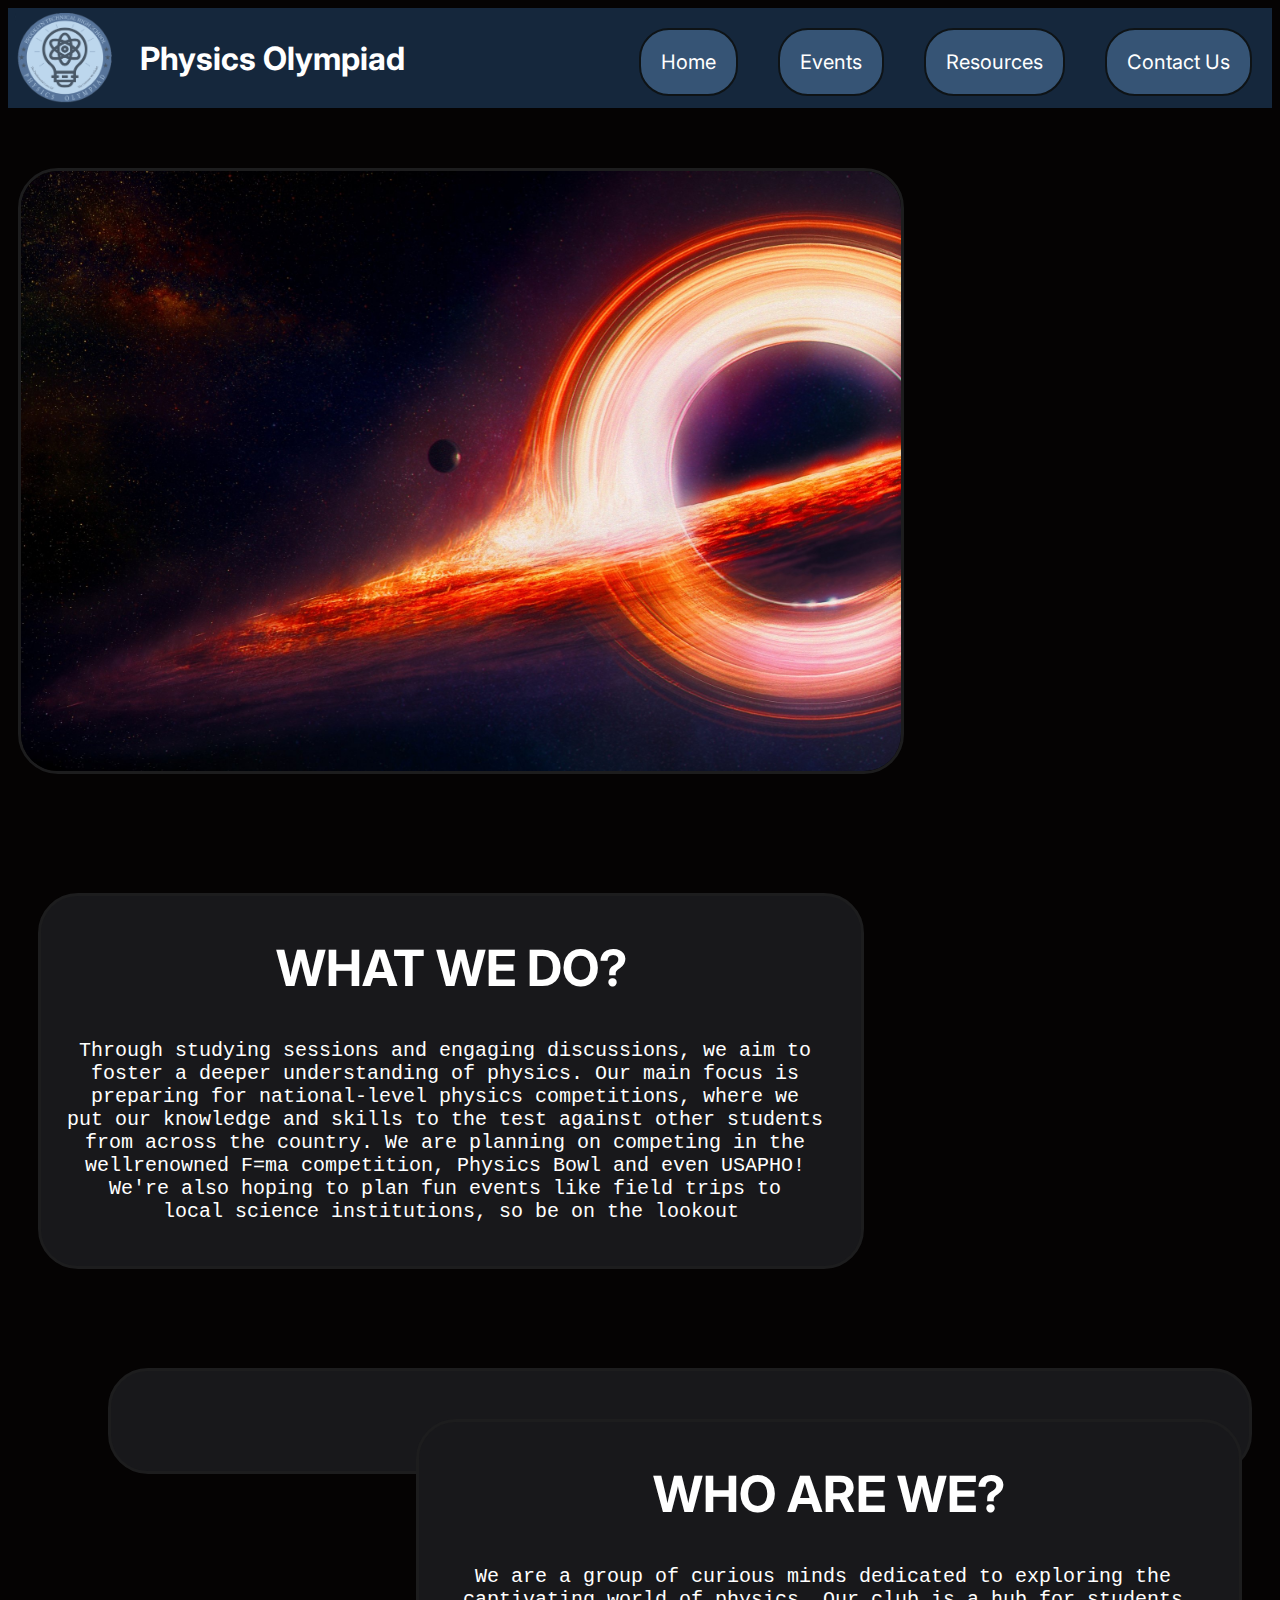
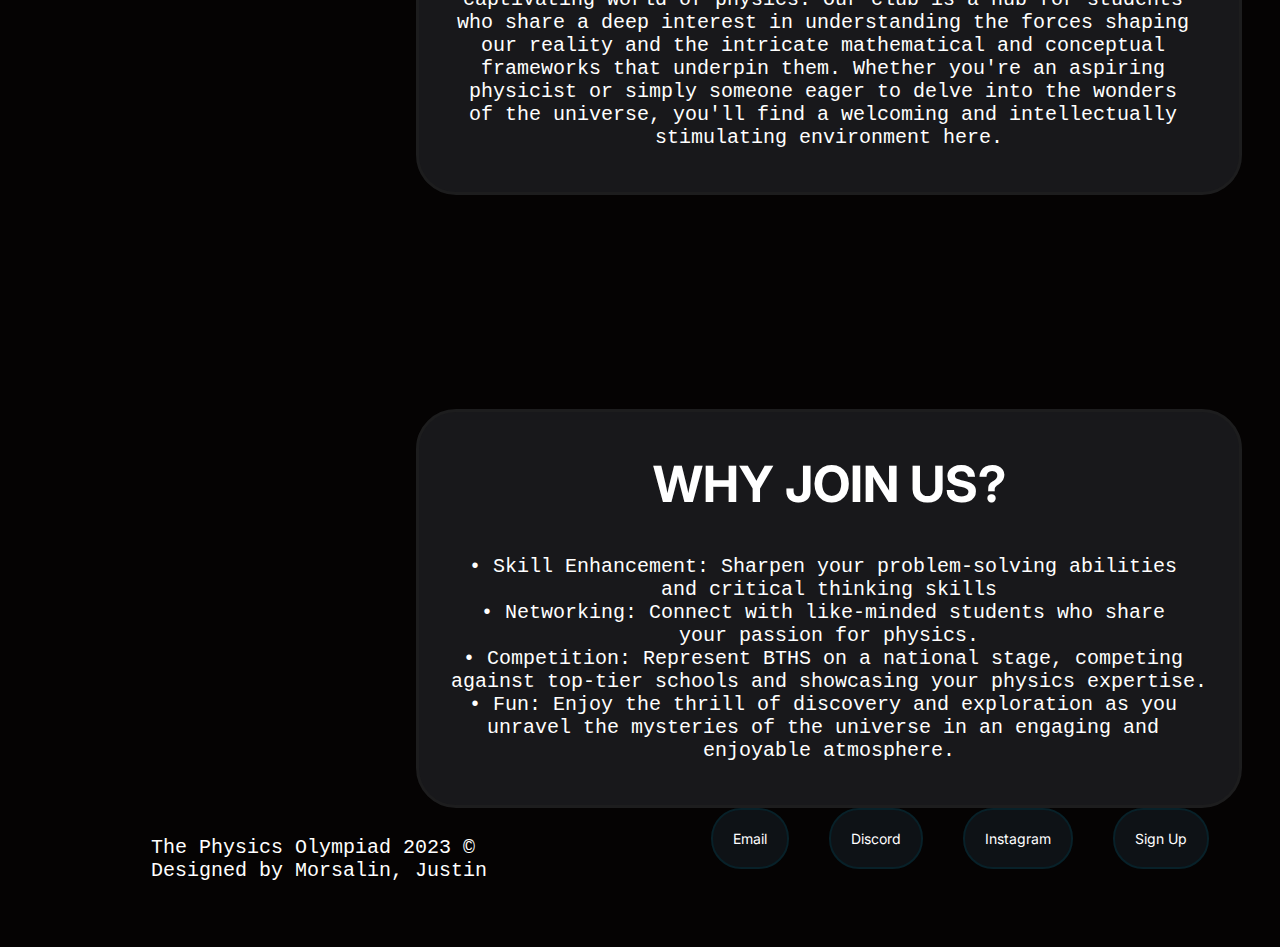
<file: index.html>
<!DOCTYPE html>
<html lang="en-US">
<head>
    <link rel="stylesheet" href="https://fonts.googleapis.com/css2?family=Inter:wght@100..900&display=swap">
    <link rel="icon" type="image/x-icon" href="favicon.png">
    <link rel = "stylesheet" href = style.css> </link>
    <title>Physics Olympiad - Home</title>
</head>
<body>
    <div class="home-top">
      <img src="physics logo.png" alt="Logo">
      <h1>Physics Olympiad</h1>
      <ul>
        <li><a href="contact.html">Contact Us</a></li>
        <li><a href="resource.html">Resources</a></li>
        <li><a href="events.html">Events</a></li>
        <li><a href="index.html">Home</a></li>
      </ul>
    </div>
    <div class="home-middle">
      <div class="col1">
        <img src="black hole.jpg" alt="black hole" class="black-hole">
        <div class="left2">
          <h2>WHAT WE DO?</h2>
          <pre>
Through studying sessions and engaging discussions, we aim to 
foster a deeper understanding of physics. Our main focus is 
preparing for national-level physics competitions, where we 
put our knowledge and skills to the test against other students 
from across the country. We are planning on competing in the 
wellrenowned F=ma competition, Physics Bowl and even USAPHO! 
We're also hoping to plan fun events like field trips to 
local science institutions, so be on the lookout
          </pre>
        </div>
      </div>
      <div class="col2">
        <div class="right1">
          <h2>WHO ARE WE?</h2>
          <pre>
We are a group of curious minds dedicated to exploring the 
captivating world of physics. Our club is a hub for students 
who share a deep interest in understanding the forces shaping 
our reality and the intricate mathematical and conceptual 
frameworks that underpin them. Whether you're an aspiring 
physicist or simply someone eager to delve into the wonders 
of the universe, you'll find a welcoming and intellectually 
stimulating environment here.
          </pre>
        </div>
        
        <div class="right2">
          <h2>WHY JOIN US?</h2>
          <pre>
• Skill Enhancement: Sharpen your problem-solving abilities 
and critical thinking skills
• Networking: Connect with like-minded students who share 
your passion for physics.
• Competition: Represent BTHS on a national stage, competing 
against top-tier schools and showcasing your physics expertise.
• Fun: Enjoy the thrill of discovery and exploration as you 
unravel the mysteries of the universe in an engaging and 
enjoyable atmosphere.
          </pre>
        </div>
      </div>
    </div>
    <div class="home-last">
      <pre>
The Physics Olympiad 2023 ©
Designed by Morsalin, Justin
      </pre>
      <ul>
        <li><a href="https://forms.gle/aVAnNCy3GgMyw7Zh7" target="_blank">Sign Up</a></li>
        <li><a href="https://www.instagram.com/bthsphysicsolympiad/?next=%2F" target="_blank">Instagram</a></li>
        <li><a href="https://discord.gg/SZXtnkY8F8" target="_blank">Discord</a></li>
        <li><a href="mailto:thephysicsolympiad@gmail.com">Email</a></li>
      </ul>
    </div>
</body>
</html>
</file>
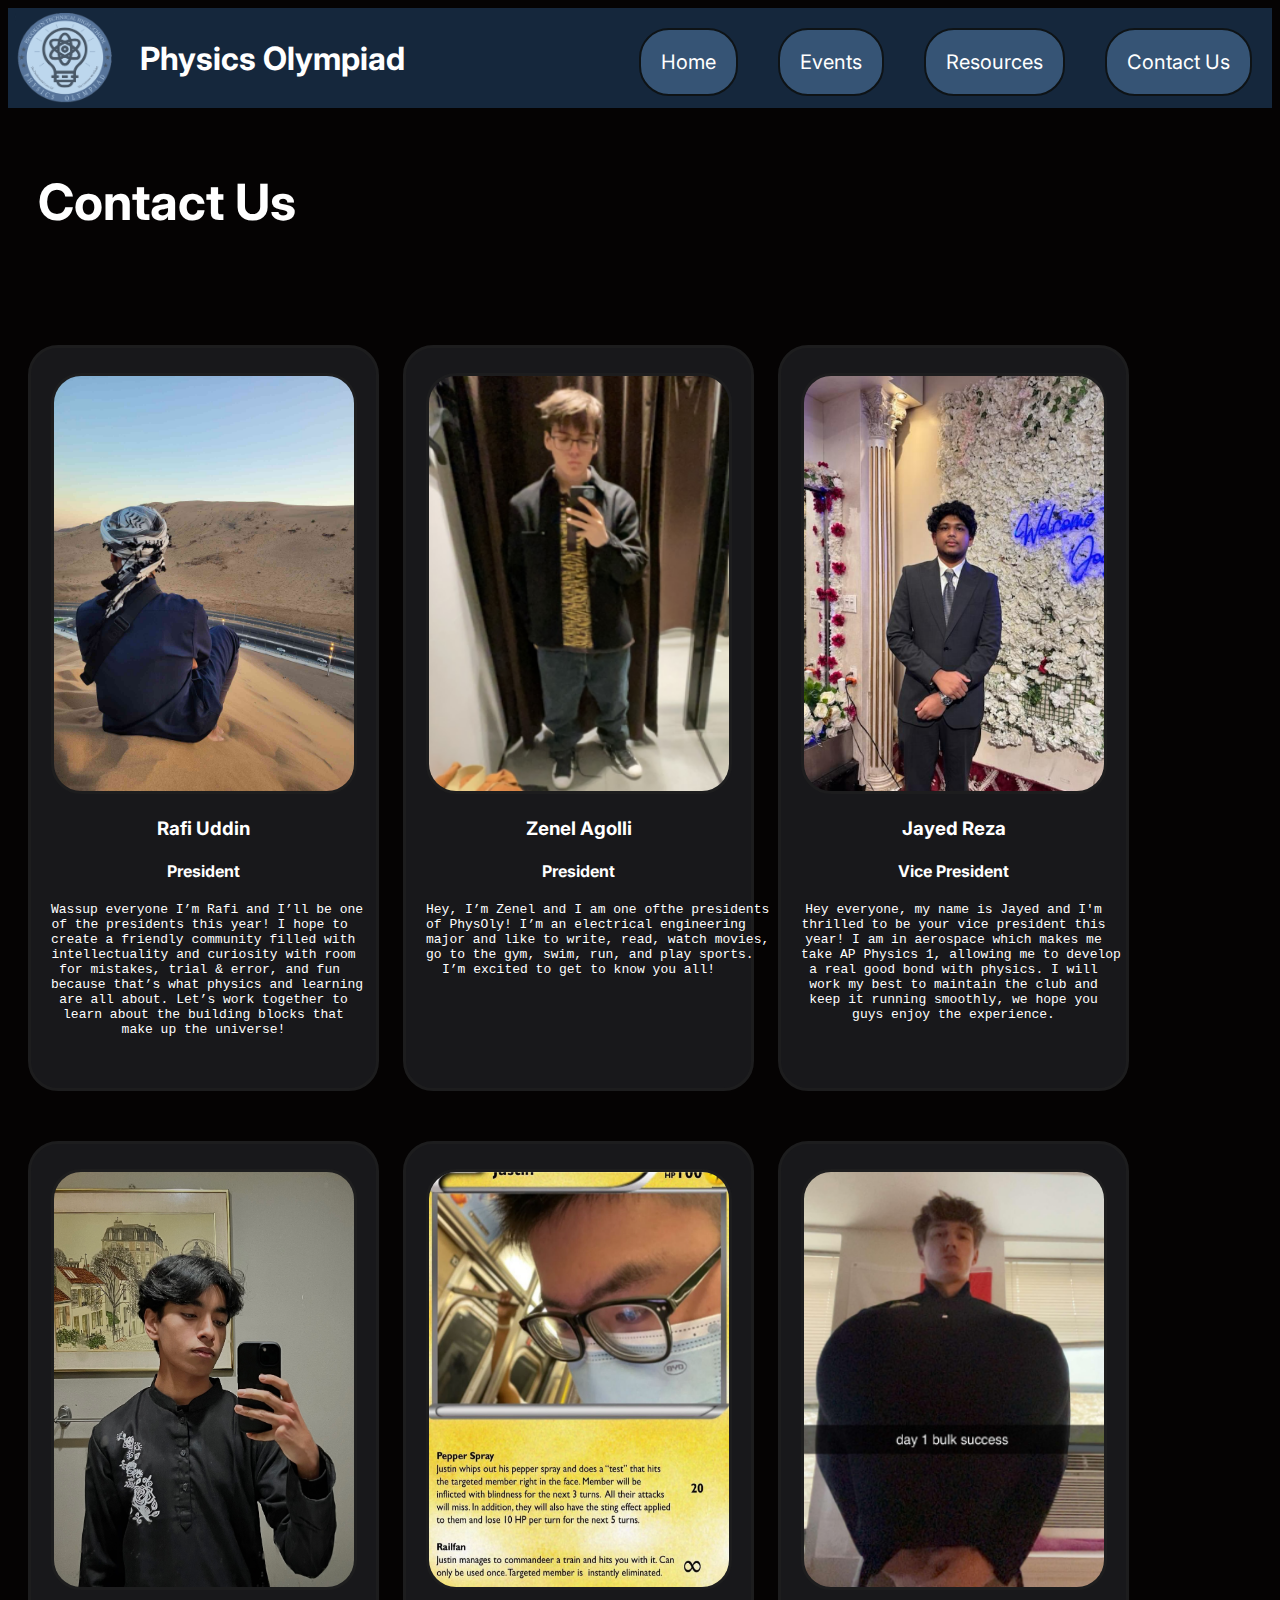
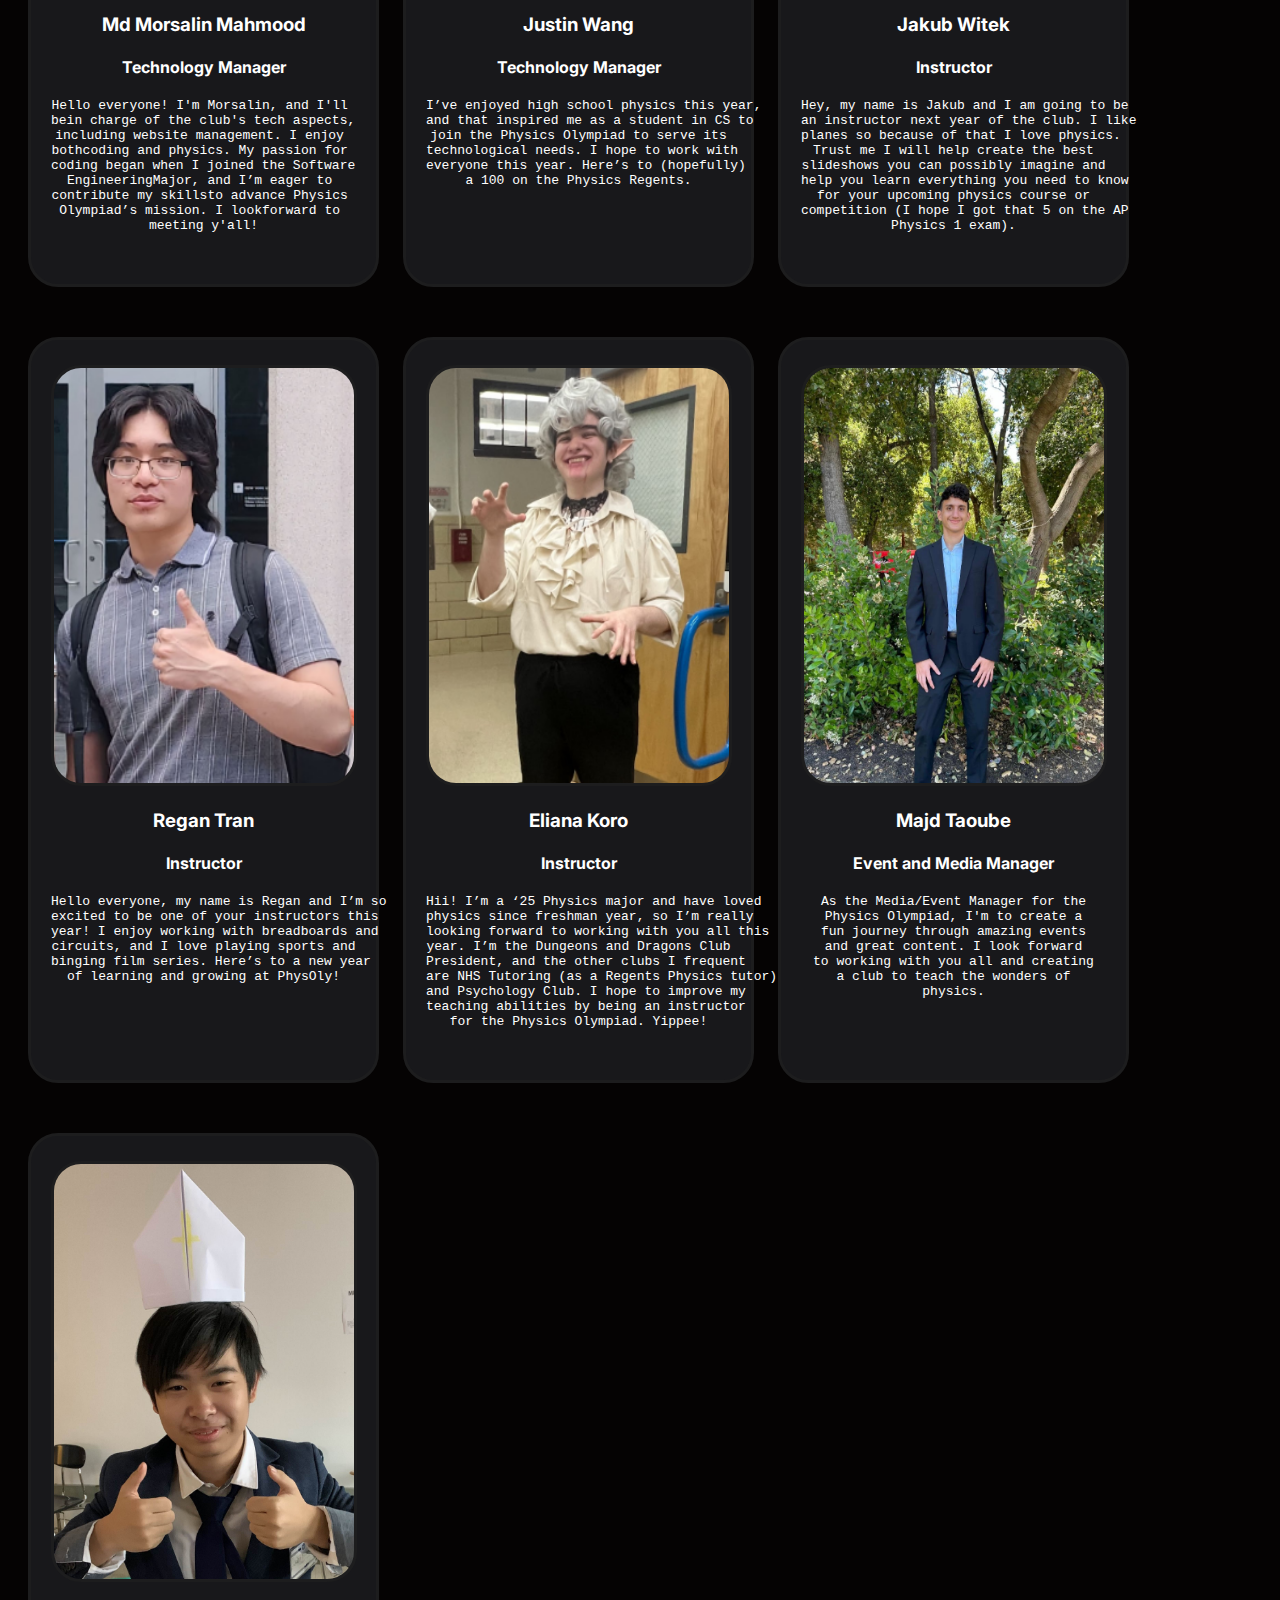
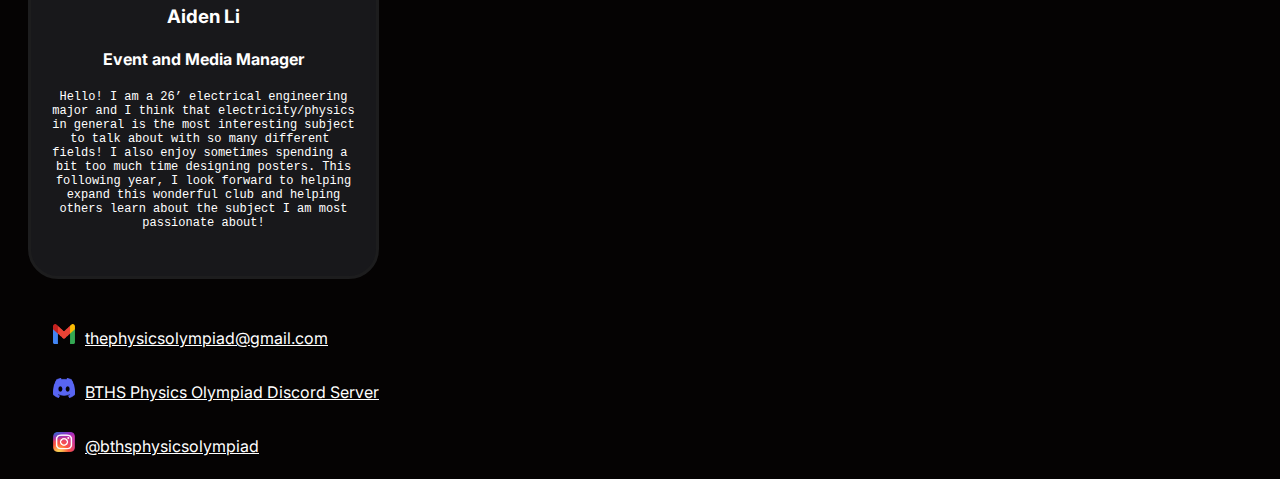
<file: contact.html>
<!DOCTYPE html>
<html lang="en">
<head>
    <link rel="stylesheet" href="https://fonts.googleapis.com/css2?family=Inter:wght@100..900&display=swap">
    <link rel="icon" type="image/x-icon" href="favicon.png">
    <link rel = "stylesheet" href = style.css> </link>
    <title>Physics Olympiad - Contact Us</title>
</head>
<body>
    <div class="home-top">
        <img src="physics logo.png" alt="Logo">
        <h1>Physics Olympiad</h1>
        <ul>
          <li><a href="contact.html">Contact Us</a></li>
          <li><a href="resource.html">Resources</a></li>
          <li><a href="events.html">Events</a></li>
          <li><a href="index.html">Home</a></li>
        </ul>
      </div>
      <h1 class="heading">Contact Us</h1>
      <div class="exec1">
        <img src="rafi.jpg" alt="Rafi" class="pfp">
        <div class="description"></div>
          <h3>Rafi Uddin</h2>
          <h4>President</h4>
          <pre class="text">
Wassup everyone I’m Rafi and I’ll be one 
of the presidents this year! I hope to 
create a friendly community filled with 
intellectuality and curiosity with room
for mistakes, trial & error, and fun 
because that’s what physics and learning
are all about. Let’s work together to
learn about the building blocks that
make up the universe!
          </pre>
        </div>
      </div>
      <div class="exec1">
        <img src="zenel pic.png" alt="Zenel" class="pfp">
        <div class="description"></div>
          <h3>Zenel Agolli</h2>
          <h4>President</h4>
          <pre class="text">
Hey, I’m Zenel and I am one ofthe presidents
of PhysOly! I’m an electrical engineering
major and like to write, read, watch movies,
go to the gym, swim, run, and play sports.
I’m excited to get to know you all!




          </pre>
        </div>
      </div>
      <div class="exec1">
        <img src="Jayed.png" alt="Jayed" class="pfp">
        <div class="description"></div>
          <h3>Jayed Reza</h2>
          <h4>Vice President</h4>
          <pre class="text">
Hey everyone, my name is Jayed and I'm
thrilled to be your vice president this
year! I am in aerospace which makes me
take AP Physics 1, allowing me to develop
a real good bond with physics. I will
work my best to maintain the club and
keep it running smoothly, we hope you
guys enjoy the experience.

          </pre>
        </div>
      </div>
      <div class="exec1">
        <img src="morsalin.jpg" alt="Morsalin" class="pfp">
        <div class="description"></div>
          <h3>Md Morsalin Mahmood</h2>
          <h4>Technology Manager</h4>
          <pre class="text">
Hello everyone! I'm Morsalin, and I'll 
bein charge of the club's tech aspects, 
including website management. I enjoy 
bothcoding and physics. My passion for 
coding began when I joined the Software 
EngineeringMajor, and I’m eager to 
contribute my skillsto advance Physics 
Olympiad’s mission. I lookforward to 
meeting y'all!
          </pre>
        </div>
      </div>
      <div class="exec1">
        <img src="Justin.png" alt="Justin" class="pfp">
        <div class="description"></div>
          <h3>Justin Wang</h2>
          <h4>Technology Manager</h4>
          <pre class="text">
I’ve enjoyed high school physics this year,
and that inspired me as a student in CS to
join the Physics Olympiad to serve its
technological needs. I hope to work with
everyone this year. Here’s to (hopefully)
a 100 on the Physics Regents.



          </pre>
        </div>
      </div>
      <div class="exec1">
        <img src="Jakub.png" alt="Jakub" class="pfp">
        <div class="description"></div>
          <h3>Jakub Witek</h2>
          <h4>Instructor</h4>
          <pre class="text">
Hey, my name is Jakub and I am going to be
an instructor next year of the club. I like
planes so because of that I love physics.
Trust me I will help create the best
slideshows you can possibly imagine and
help you learn everything you need to know
for your upcoming physics course or
competition (I hope I got that 5 on the AP
Physics 1 exam).
          </pre>
        </div>
      </div>
      <div class="exec1">
        <img src="Regan.png" alt="Regan" class="pfp">
        <div class="description"></div>
          <h3>Regan Tran</h2>
          <h4>Instructor</h4>
          <pre class="text">
Hello everyone, my name is Regan and I’m so
excited to be one of your instructors this
year! I enjoy working with breadboards and
circuits, and I love playing sports and
binging film series. Here’s to a new year
of learning and growing at PhysOly!



          </pre>
        </div>
      </div>
      <div class="exec1">
        <img src="Eliana.png" alt="Eliana" class="pfp">
        <div class="description"></div>
          <h3>Eliana Koro</h2>
          <h4>Instructor</h4>
          <pre class="text">
Hii! I’m a ‘25 Physics major and have loved
physics since freshman year, so I’m really
looking forward to working with you all this
year. I’m the Dungeons and Dragons Club
President, and the other clubs I frequent
are NHS Tutoring (as a Regents Physics tutor)
and Psychology Club. I hope to improve my
teaching abilities by being an instructor
for the Physics Olympiad. Yippee!
          </pre>
        </div>
      </div>
      <div class="exec1">
        <img src="Majd.png" alt="Majd" class="pfp">
        <div class="description"></div>
          <h3>Majd Taoube</h2>
          <h4>Event and Media Manager</h4>
          <pre class="text">
As the Media/Event Manager for the
Physics Olympiad, I'm to create a
fun journey through amazing events
and great content. I look forward
to working with you all and creating
a club to teach the wonders of
physics.


          </pre>
        </div>
      </div>
      <div class="exec1">
        <img src="Aiden.jpg" alt="Aiden" class="pfp">
        <div class="description"></div>
          <h3>Aiden Li</h2>
          <h4>Event and Media Manager</h4>
          <pre class="text2">
Hello! I am a 26’ electrical engineering
major and I think that electricity/physics
in general is the most interesting subject
to talk about with so many different 
fields! I also enjoy sometimes spending a 
bit too much time designing posters. This
following year, I look forward to helping
expand this wonderful club and helping
others learn about the subject I am most
passionate about!
          </pre>
        </div>
      </div>
      <div class="contact-info">
        <ul>
          <li><img src="gmail logo.png" alt="Gmail"><a href="mailto:thephysicsolympiad@gmail.com">thephysicsolympiad@gmail.com</a></li>
          <li><img src="discord logo.png" alt="Discord"><a href="https://discord.gg/SZXtnkY8F8" target="_blank">BTHS Physics Olympiad Discord Server</a></li>
          <li><img src="insta logo.png" alt="Instagram"><a href="https://www.instagram.com/bthsphysicsolympiad/?next=%2F" target="_blank">@bthsphysicsolympiad</a></li>
        </ul>
      </div>
</body>
</html>
</file>
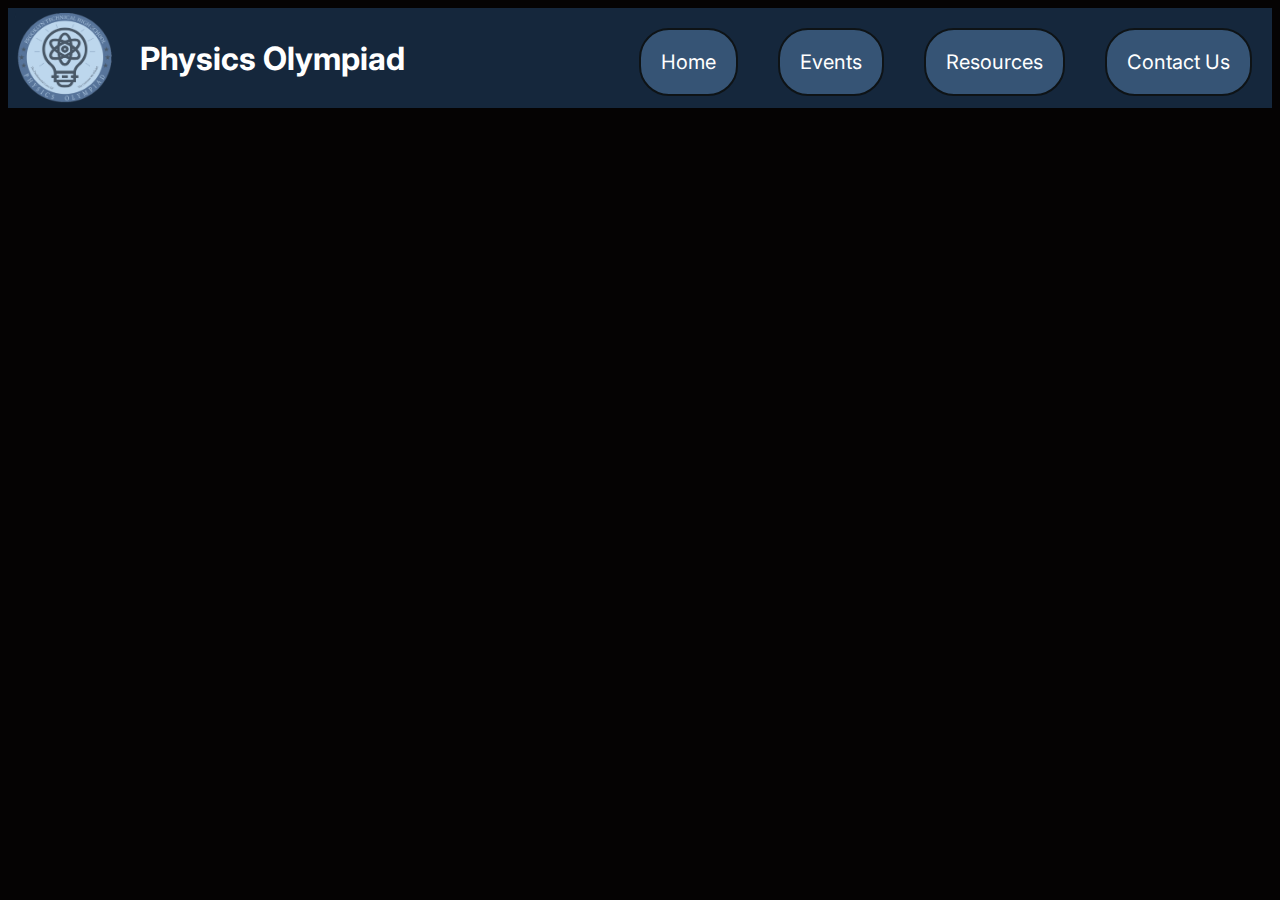
<file: events.html>
<!DOCTYPE html>
<html lang="en">
<head>
    <link rel="stylesheet" href="https://fonts.googleapis.com/css2?family=Inter:wght@100..900&display=swap">
    <link rel="icon" type="image/x-icon" href="favicon.png">
    <link rel = "stylesheet" href = style.css> </link>
    <title>Physics Olympiad - Events</title>
</head>
<body>
    <div class="home-top">
        <img src="physics logo.png" alt="Logo">
        <h1>Physics Olympiad</h1>
        <ul>
          <li><a href="contact.html">Contact Us</a></li>
          <li><a href="resource.html">Resources</a></li>
          <li><a href="events.html">Events</a></li>
          <li><a href="index.html">Home</a></li>
        </ul>
      </div>
</body>
</html>
</file>
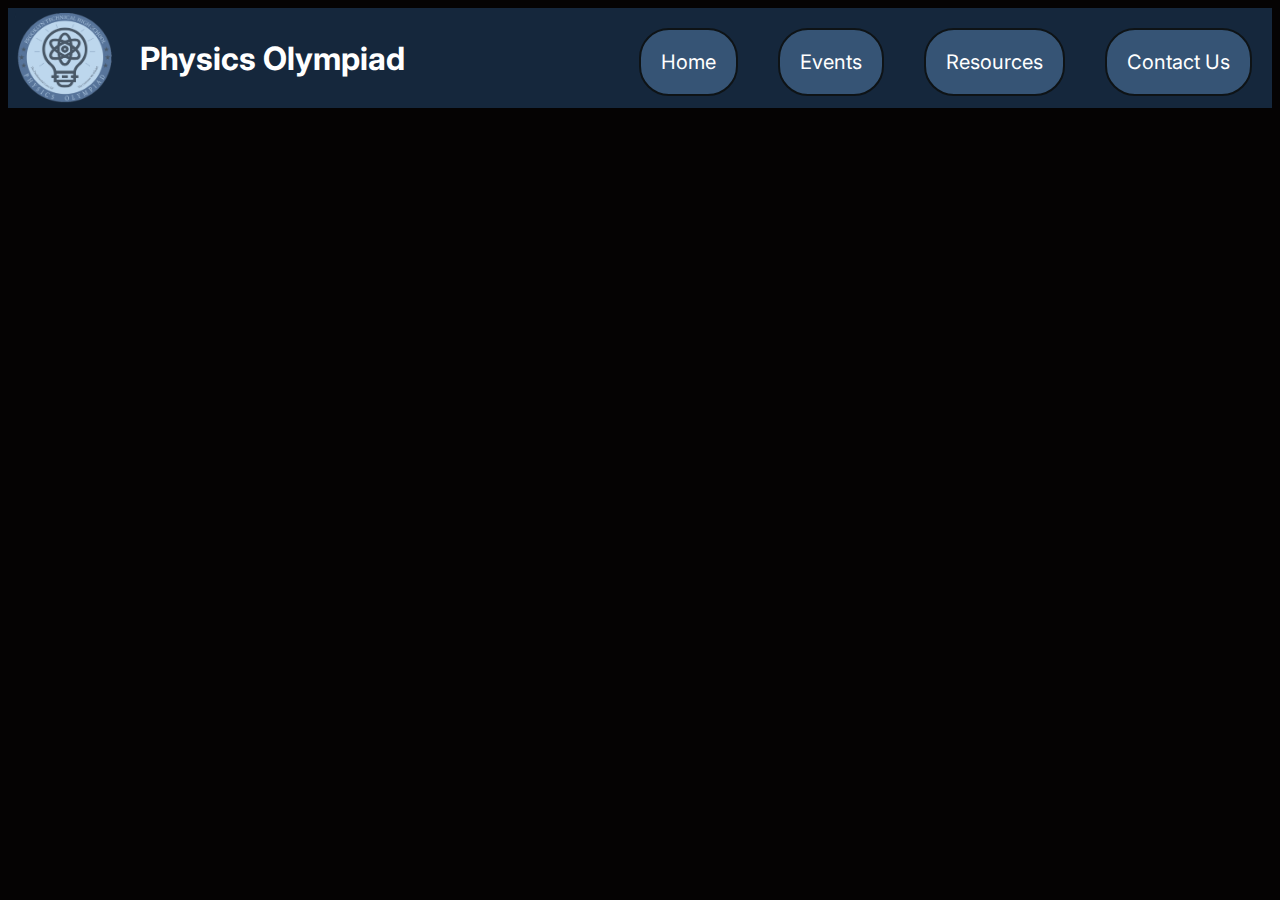
<file: resource.html>
<!DOCTYPE html>
<html lang="en">
<head>
    <link rel="stylesheet" href="https://fonts.googleapis.com/css2?family=Inter:wght@100..900&display=swap">
    <link rel="icon" type="image/x-icon" href="favicon.png">
    <link rel = "stylesheet" href = style.css> </link>
    <title>Physics Olympiad - Resources</title>
</head>
<body>
    <div class="home-top">
        <img src="physics logo.png" alt="Logo">
        <h1>Physics Olympiad</h1>
        <ul>
          <li><a href="contact.html">Contact Us</a></li>
          <li><a href="resource.html">Resources</a></li>
          <li><a href="events.html">Events</a></li>
          <li><a href="index.html">Home</a></li>
        </ul>
      </div>
</body>
</html>
</file>
